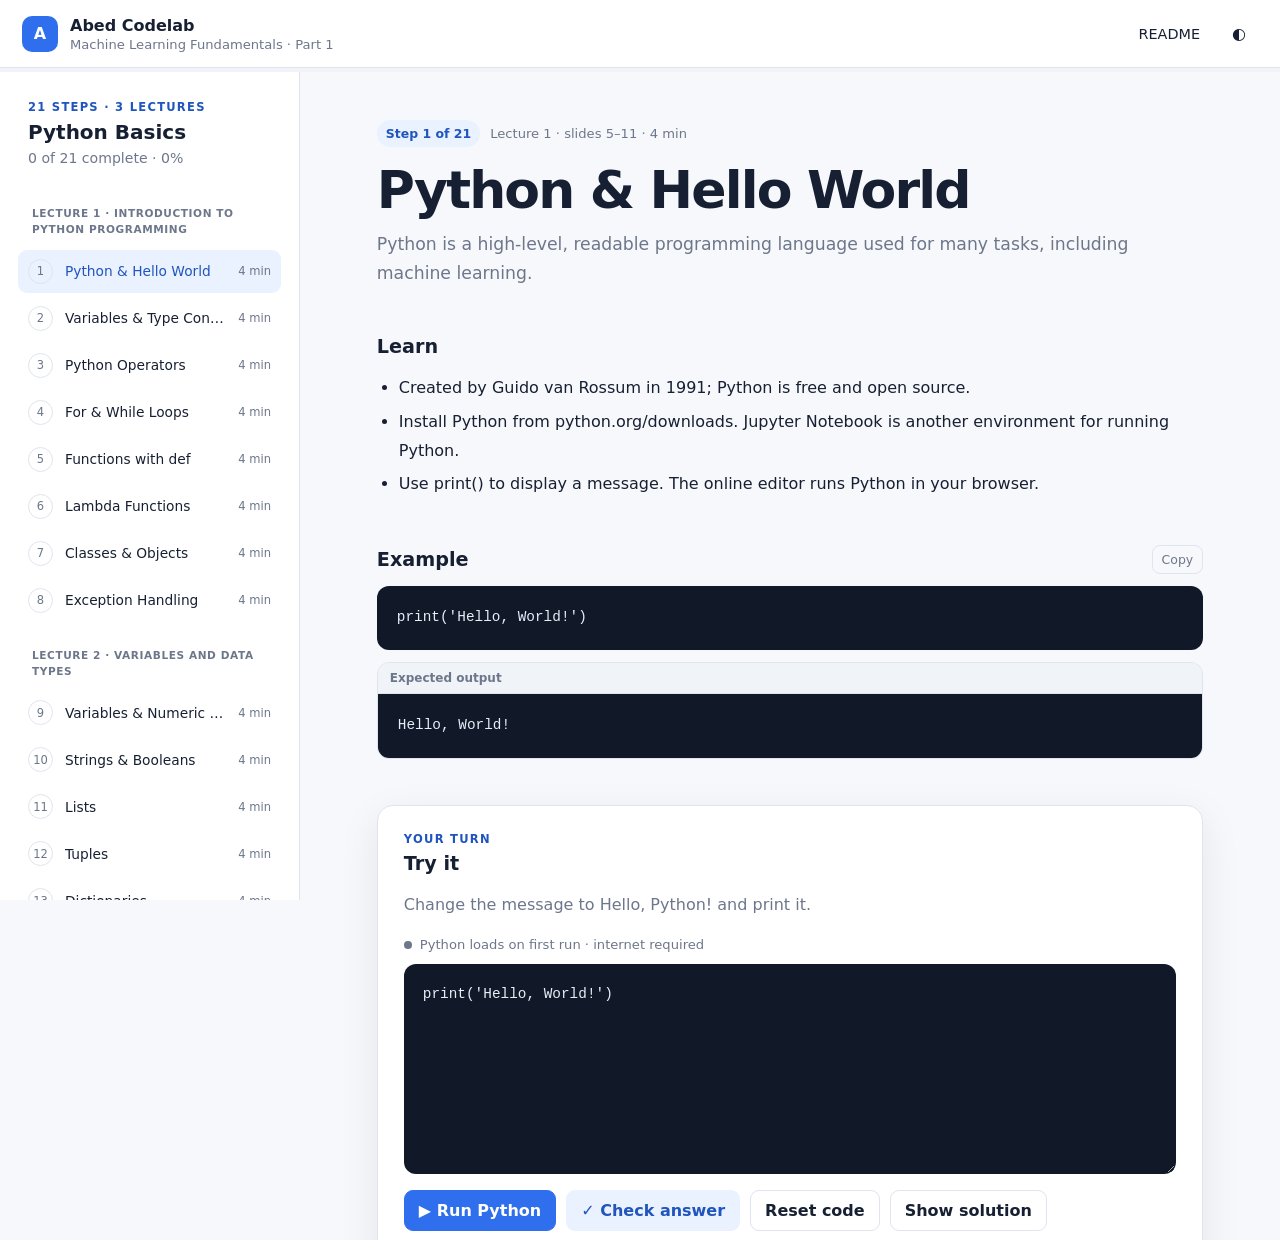
<file: index.html>
<!doctype html>
<html lang="en"><head><meta charset="utf-8"><meta name="viewport" content="width=device-width,initial-scale=1"><meta http-equiv="refresh" content="0; url=./codelab/"><title>Machine Learning Fundamentals · Part 1</title><link rel="canonical" href="./codelab/"></head><body><p>Opening the <a href="./codelab/">interactive Codelab</a>…</p></body></html>
</file>
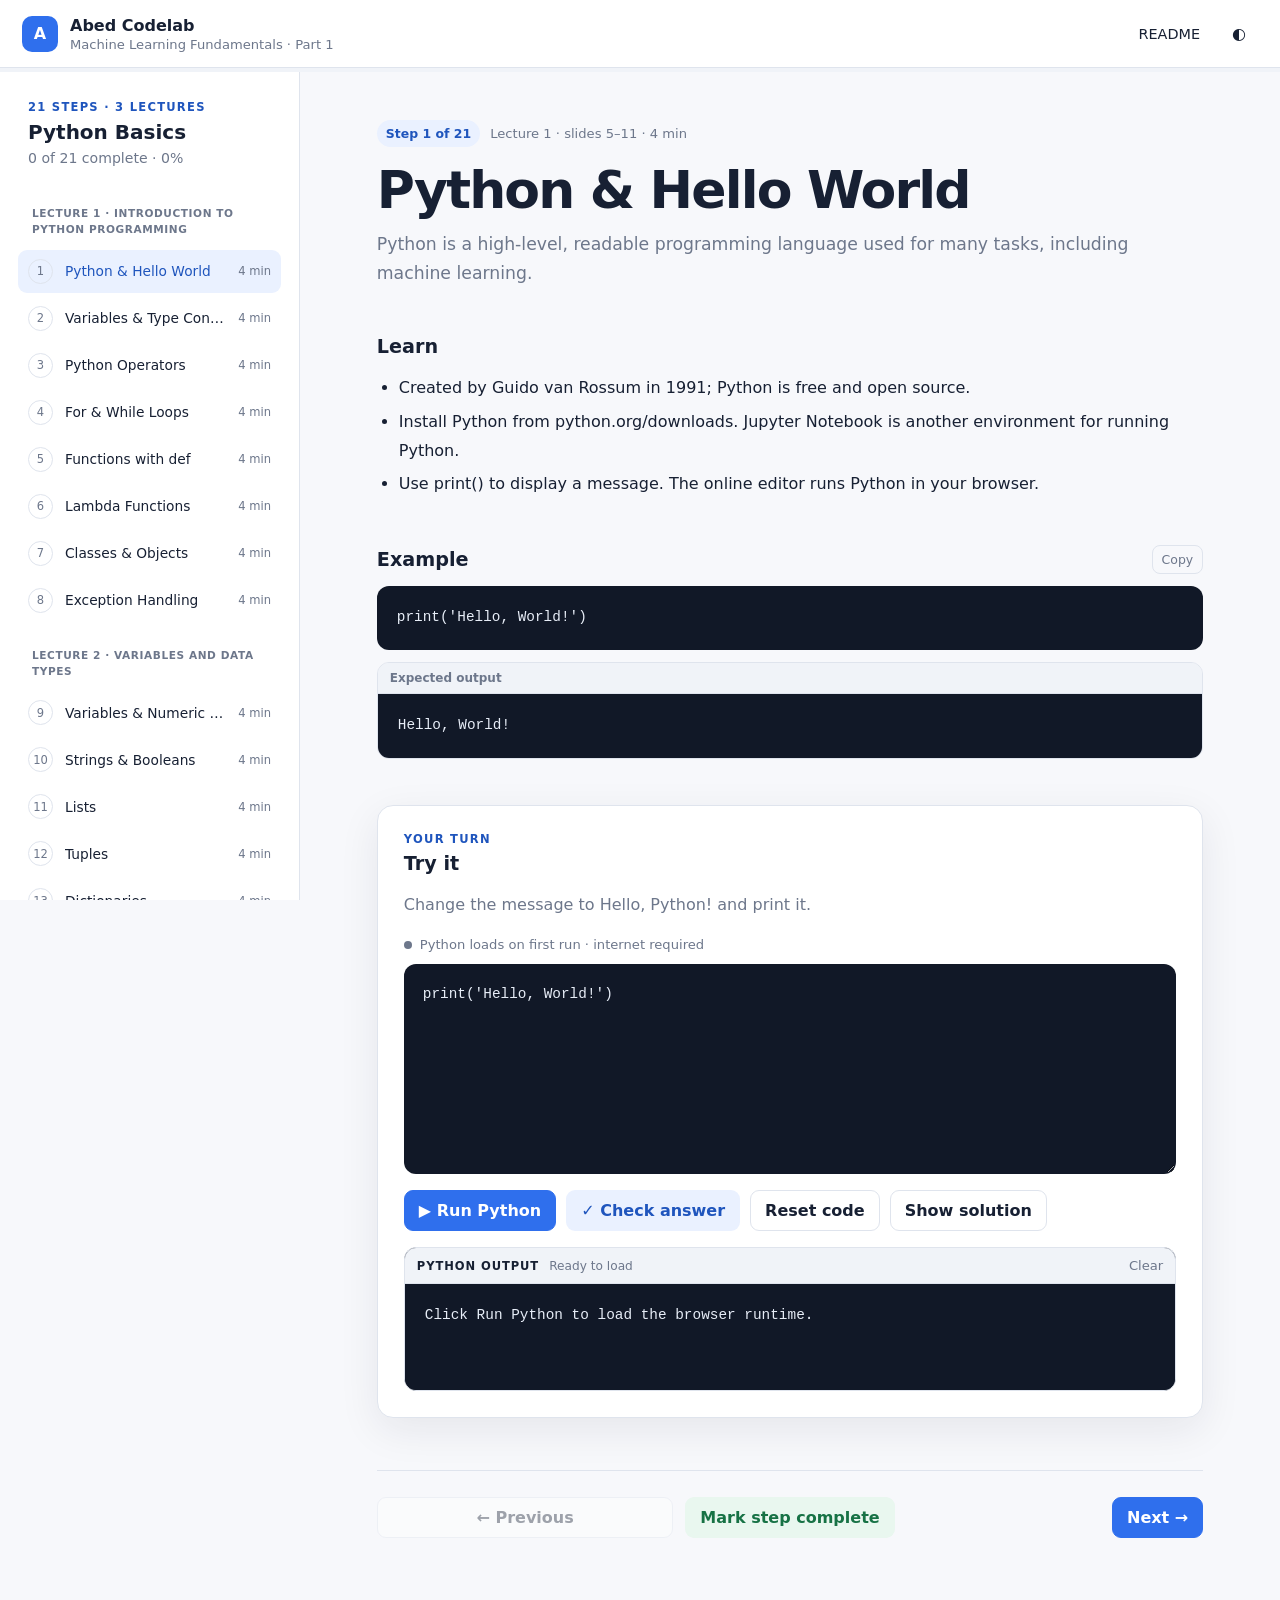
<file: codelab/index.html>
<!doctype html>
<html lang="en">
<head>
  <meta charset="utf-8">
  <meta name="viewport" content="width=device-width, initial-scale=1">
  <meta name="description" content="Abed Codelab: interactive Python-first course from three Machine Learning Fundamentals lecture decks.">
  <title>Abed Codelab — Machine Learning Fundamentals · Part 1</title>
  <link rel="stylesheet" href="./styles.css?v=source-v3">
</head>
<body>
  <header class="topbar">
    <button class="menu-button" id="menuButton" aria-label="Open navigation">☰</button>
    <div class="brand">
      <div class="brand-mark">A</div>
      <div>
        <strong>Abed Codelab</strong>
        <span>Machine Learning Fundamentals · Part 1</span>
      </div>
    </div>
    <div class="topbar-actions">
      <a href="https://github.com/abed-dvp/machine-learning-fundamentals-part1#readme" class="ghost-link" target="_blank">README</a>
      <button id="themeButton" class="icon-button" aria-label="Toggle theme">◐</button>
    </div>
  </header>

  <div class="progress-shell" aria-label="Course progress">
    <div id="progressBar" class="progress-bar"></div>
  </div>

  <div class="layout">
    <aside class="sidebar" id="sidebar">
      <div class="sidebar-head">
        <p class="eyebrow">21 STEPS · 3 LECTURES</p>
        <h2>Python Basics</h2>
        <p id="progressText">0 of 21 complete</p>
      </div>
      <nav id="stepNav" class="step-nav" aria-label="Codelab steps"></nav>
      <div class="sidebar-footer">
        <button id="resetProgress" class="text-button">Reset progress</button>
      </div>
    </aside>

    <main class="main">
      <article class="lesson-card">
        <div class="lesson-meta">
          <span id="stepNumber" class="step-pill"></span>
          <span id="videoTime" class="time-link"></span>
        </div>

        <h1 id="lessonTitle"></h1>
        <p id="lessonIntro" class="lead"></p>

        <section>
          <h2>Learn</h2>
          <ul id="learnBullets" class="learn-list"></ul>
        </section>

        <section>
          <div class="section-head">
            <h2>Example</h2>
            <button class="copy-button" data-copy="exampleCode">Copy</button>
          </div>
          <pre><code id="exampleCode"></code></pre>
          <div class="output-block">
            <span>Expected output</span>
            <pre><code id="expectedOutput"></code></pre>
          </div>
        </section>

        <section class="try-section">
          <div class="section-head">
            <div>
              <p class="eyebrow">YOUR TURN</p>
              <h2>Try it</h2>
            </div>
          </div>
          <p id="challengeText"></p>
          <div class="runtime-status" id="runtimeStatus" role="status" aria-live="polite">
            <span class="runtime-dot loading" id="runtimeDot"></span>
            <span id="runtimeText">Loading Python runtime…</span>
          </div>

          <textarea id="starterCode" spellcheck="false" aria-label="Practice Python code"></textarea>

          <div class="try-actions">
            <button id="runPython" class="primary-button" disabled>▶ Run Python</button>
            <button id="checkAnswer" class="check-button" disabled>✓ Check answer</button>
            <button id="resetCode" class="secondary-button">Reset code</button>
            <button id="solutionButton" class="secondary-button">Show solution</button>
          </div>

          <div class="run-panel" id="runPanel" aria-live="polite">
            <div class="run-panel-head">
              <div>
                <span class="terminal-label">PYTHON OUTPUT</span>
                <span class="execution-state" id="executionState">Ready when Python loads</span>
              </div>
              <button id="clearOutput" class="text-button">Clear</button>
            </div>
            <pre class="terminal"><code id="runOutput">Python runtime is loading…</code></pre>
            <div id="checkFeedback" class="check-feedback" hidden></div>
          </div>

          <div id="solutionPanel" class="solution-panel" hidden>
            <div class="section-head">
              <strong>One possible solution</strong>
              <button class="copy-button" data-copy="solutionCode">Copy</button>
            </div>
            <pre><code id="solutionCode"></code></pre>
          </div>
        </section>

        <div class="lesson-footer">
          <button id="prevButton" class="secondary-button">← Previous</button>
          <button id="completeButton" class="complete-button">Mark step complete</button>
          <button id="nextButton" class="primary-button">Next →</button>
        </div>
      </article>
    </main>
  </div>

  <script src="./steps.js?v=source-v3"></script>
  <script src="./app.js?v=source-v3"></script>
</body>
</html>
</file>
<file: codelab/styles.css>
:root {
  --bg: #f7f8fb;
  --surface: #ffffff;
  --surface-2: #f0f3f8;
  --text: #172033;
  --muted: #6d778b;
  --border: #dfe4ed;
  --accent: #2f6fed;
  --accent-strong: #1f55bd;
  --accent-soft: #eaf1ff;
  --success: #177245;
  --success-soft: #e9f7ef;
  --code-bg: #111827;
  --code-text: #e7edf7;
  --shadow: 0 12px 40px rgba(20, 31, 51, 0.08);
}

[data-theme="dark"] {
  --bg: #0d1117;
  --surface: #151b23;
  --surface-2: #1c2430;
  --text: #edf2f8;
  --muted: #9da8b8;
  --border: #2c3644;
  --accent: #79a6ff;
  --accent-strong: #9dbbff;
  --accent-soft: #182a4c;
  --success: #63cf93;
  --success-soft: #153624;
  --code-bg: #090d12;
  --code-text: #e8eef8;
  --shadow: none;
}

* { box-sizing: border-box; }

html { scroll-behavior: smooth; }

body {
  margin: 0;
  font-family: Inter, ui-sans-serif, system-ui, -apple-system, BlinkMacSystemFont, "Segoe UI", sans-serif;
  color: var(--text);
  background: var(--bg);
}

button, textarea { font: inherit; }

button, a { -webkit-tap-highlight-color: transparent; }

.topbar {
  position: sticky;
  top: 0;
  z-index: 20;
  height: 68px;
  display: flex;
  align-items: center;
  gap: 18px;
  padding: 0 22px;
  background: color-mix(in srgb, var(--surface) 94%, transparent);
  border-bottom: 1px solid var(--border);
  backdrop-filter: blur(12px);
}

.brand {
  display: flex;
  align-items: center;
  gap: 12px;
  min-width: 0;
}

.brand-mark {
  width: 36px;
  height: 36px;
  display: grid;
  place-items: center;
  border-radius: 10px;
  font-weight: 800;
  color: white;
  background: var(--accent);
}

.brand strong, .brand span {
  display: block;
}

.brand span {
  margin-top: 2px;
  color: var(--muted);
  font-size: 0.82rem;
}

.topbar-actions {
  margin-left: auto;
  display: flex;
  align-items: center;
  gap: 10px;
}

.ghost-link, .icon-button, .menu-button {
  color: var(--text);
  background: transparent;
  border: 0;
  text-decoration: none;
  cursor: pointer;
}

.ghost-link {
  padding: 8px 10px;
  border-radius: 8px;
  font-size: 0.9rem;
}

.ghost-link:hover { background: var(--surface-2); }

.icon-button, .menu-button {
  width: 38px;
  height: 38px;
  border-radius: 9px;
}

.icon-button:hover, .menu-button:hover { background: var(--surface-2); }

.menu-button { display: none; font-size: 1.1rem; }

.progress-shell {
  position: sticky;
  top: 68px;
  z-index: 19;
  height: 4px;
  background: var(--surface-2);
}

.progress-bar {
  width: 0;
  height: 100%;
  background: var(--accent);
  transition: width 200ms ease;
}

.layout {
  display: grid;
  grid-template-columns: 300px minmax(0, 1fr);
  min-height: calc(100vh - 72px);
}

.sidebar {
  position: sticky;
  top: 72px;
  align-self: start;
  height: calc(100vh - 72px);
  overflow-y: auto;
  padding: 28px 18px 24px;
  background: var(--surface);
  border-right: 1px solid var(--border);
}

.sidebar-head {
  padding: 0 10px 18px;
}

.sidebar-head h2 {
  margin: 4px 0 6px;
  font-size: 1.25rem;
}

.sidebar-head p:last-child {
  margin: 0;
  color: var(--muted);
  font-size: 0.88rem;
}

.eyebrow {
  margin: 0 0 6px;
  color: var(--accent-strong);
  font-size: 0.72rem;
  font-weight: 800;
  letter-spacing: 0.11em;
}

.step-nav {
  display: grid;
  gap: 4px;
}

.step-link {
  width: 100%;
  display: grid;
  grid-template-columns: 27px minmax(0, 1fr) auto;
  align-items: center;
  gap: 10px;
  padding: 9px 10px;
  color: var(--text);
  background: transparent;
  border: 0;
  border-radius: 9px;
  text-align: left;
  cursor: pointer;
}

.step-link:hover { background: var(--surface-2); }

.step-link.active {
  color: var(--accent-strong);
  background: var(--accent-soft);
}

.step-index {
  width: 25px;
  height: 25px;
  display: grid;
  place-items: center;
  color: var(--muted);
  border: 1px solid var(--border);
  border-radius: 50%;
  font-size: 0.72rem;
}

.step-link.complete .step-index {
  color: var(--success);
  background: var(--success-soft);
  border-color: transparent;
}

.step-title {
  min-width: 0;
  overflow: hidden;
  text-overflow: ellipsis;
  white-space: nowrap;
  font-size: 0.86rem;
}

.step-time {
  color: var(--muted);
  font-size: 0.72rem;
}

.sidebar-footer {
  padding: 18px 10px 0;
}

.text-button {
  padding: 0;
  color: var(--muted);
  background: none;
  border: 0;
  cursor: pointer;
  font-size: 0.82rem;
}

.text-button:hover { color: var(--text); }

.main {
  padding: 48px clamp(20px, 6vw, 84px) 90px;
}

.lesson-card {
  max-width: 900px;
  margin: 0 auto;
}

.lesson-meta {
  display: flex;
  align-items: center;
  gap: 10px;
}

.step-pill {
  display: inline-flex;
  padding: 6px 9px;
  color: var(--accent-strong);
  background: var(--accent-soft);
  border-radius: 999px;
  font-size: 0.78rem;
  font-weight: 700;
}

.time-link {
  color: var(--muted);
  text-decoration: none;
  font-size: 0.82rem;
}

.time-link:hover { color: var(--accent-strong); }

h1 {
  max-width: 760px;
  margin: 16px 0 12px;
  font-size: clamp(2rem, 5vw, 3.25rem);
  line-height: 1.05;
  letter-spacing: -0.035em;
}

.lead {
  max-width: 760px;
  margin: 0;
  color: var(--muted);
  font-size: 1.08rem;
  line-height: 1.72;
}

section {
  margin-top: 46px;
}

section h2 {
  margin: 0 0 16px;
  font-size: 1.2rem;
}

.learn-list {
  margin: 0;
  padding-left: 22px;
  line-height: 1.8;
}

.learn-list li + li { margin-top: 5px; }

.section-head {
  display: flex;
  align-items: center;
  justify-content: space-between;
  gap: 16px;
  margin-bottom: 12px;
}

.section-head h2 { margin: 0; }

pre {
  margin: 0;
  overflow-x: auto;
  border-radius: 12px;
  background: var(--code-bg);
}

pre code {
  display: block;
  padding: 20px;
  color: var(--code-text);
  font-family: "SFMono-Regular", Consolas, "Liberation Mono", monospace;
  font-size: 0.9rem;
  line-height: 1.65;
  white-space: pre;
}

.copy-button {
  padding: 6px 9px;
  color: var(--muted);
  background: transparent;
  border: 1px solid var(--border);
  border-radius: 8px;
  cursor: pointer;
  font-size: 0.78rem;
}

.copy-button:hover {
  color: var(--text);
  background: var(--surface-2);
}

.output-block {
  margin-top: 12px;
  border: 1px solid var(--border);
  border-radius: 12px;
  overflow: hidden;
}

.output-block > span {
  display: block;
  padding: 8px 12px;
  color: var(--muted);
  background: var(--surface-2);
  border-bottom: 1px solid var(--border);
  font-size: 0.75rem;
  font-weight: 700;
}

.output-block pre { border-radius: 0; }

.try-section {
  padding: 26px;
  border: 1px solid var(--border);
  border-radius: 16px;
  background: var(--surface);
  box-shadow: var(--shadow);
}

.try-section > p {
  color: var(--muted);
  line-height: 1.7;
}

textarea {
  width: 100%;
  min-height: 210px;
  resize: vertical;
  padding: 18px;
  color: var(--code-text);
  background: var(--code-bg);
  border: 1px solid transparent;
  border-radius: 12px;
  outline: none;
  font-family: "SFMono-Regular", Consolas, "Liberation Mono", monospace;
  font-size: 0.9rem;
  line-height: 1.6;
  tab-size: 4;
}

textarea:focus { border-color: var(--accent); }

.try-actions {
  display: flex;
  gap: 10px;
  margin-top: 12px;
}

.solution-panel {
  margin-top: 18px;
  padding-top: 18px;
  border-top: 1px solid var(--border);
}

.takeaway {
  padding: 22px 24px;
  border-left: 4px solid var(--accent);
  border-radius: 8px;
  background: var(--accent-soft);
}

.takeaway p:last-child {
  margin: 0;
  line-height: 1.65;
}

.lesson-footer {
  display: grid;
  grid-template-columns: 1fr auto 1fr;
  align-items: center;
  gap: 12px;
  margin-top: 52px;
  padding-top: 26px;
  border-top: 1px solid var(--border);
}

.lesson-footer #nextButton { justify-self: end; }

.primary-button,
.secondary-button,
.complete-button {
  padding: 10px 14px;
  border-radius: 9px;
  cursor: pointer;
  font-weight: 700;
}

.primary-button {
  color: white;
  background: var(--accent);
  border: 1px solid var(--accent);
}

.primary-button:hover { background: var(--accent-strong); }

.secondary-button {
  color: var(--text);
  background: var(--surface);
  border: 1px solid var(--border);
}

.secondary-button:hover { background: var(--surface-2); }

.complete-button {
  color: var(--success);
  background: var(--success-soft);
  border: 1px solid transparent;
}

.complete-button.completed {
  color: var(--surface);
  background: var(--success);
}

button:disabled {
  opacity: 0.4;
  cursor: not-allowed;
}

@media (max-width: 900px) {
  .menu-button { display: inline-grid; place-items: center; }

  .ghost-link { display: none; }

  .layout { grid-template-columns: 1fr; }

  .sidebar {
    position: fixed;
    z-index: 30;
    top: 72px;
    left: 0;
    width: min(88vw, 320px);
    transform: translateX(-105%);
    transition: transform 180ms ease;
    box-shadow: var(--shadow);
  }

  .sidebar.open { transform: translateX(0); }

  .main { padding-top: 32px; }

  .lesson-footer {
    grid-template-columns: 1fr 1fr;
  }

  .complete-button {
    grid-column: 1 / -1;
    grid-row: 1;
  }

  #prevButton { grid-column: 1; }
  #nextButton { grid-column: 2; }
}

@media (max-width: 560px) {
  .topbar { padding: 0 12px; gap: 8px; }
  .brand span { display: none; }
  .main { padding-left: 16px; padding-right: 16px; }
  .try-section { padding: 20px 16px; }
  h1 { font-size: 2.1rem; }
}


/* Real Python runtime */
.runtime-status {
  display: inline-flex;
  align-items: center;
  gap: 8px;
  margin: 2px 0 12px;
  color: var(--muted);
  font-size: 0.82rem;
}

.runtime-dot {
  width: 8px;
  height: 8px;
  border-radius: 50%;
  background: var(--muted);
}

.runtime-dot.loading {
  background: #d89a23;
  animation: runtime-pulse 1.1s ease-in-out infinite;
}

.runtime-dot.ready {
  background: var(--success);
  animation: none;
}

.runtime-dot.error {
  background: #c94646;
  animation: none;
}

@keyframes runtime-pulse {
  0%, 100% { opacity: 0.35; }
  50% { opacity: 1; }
}

.check-button {
  padding: 10px 14px;
  color: var(--accent-strong);
  background: var(--accent-soft);
  border: 1px solid transparent;
  border-radius: 9px;
  cursor: pointer;
  font-weight: 700;
}

.check-button:hover:not(:disabled) {
  border-color: var(--accent);
}

.run-panel {
  margin-top: 16px;
  overflow: hidden;
  border: 1px solid var(--border);
  border-radius: 12px;
  background: var(--code-bg);
}

.run-panel-head {
  display: flex;
  align-items: center;
  justify-content: space-between;
  gap: 12px;
  padding: 10px 12px;
  background: var(--surface-2);
  border-bottom: 1px solid var(--border);
}

.run-panel-head > div {
  display: flex;
  align-items: baseline;
  gap: 10px;
  min-width: 0;
}

.terminal-label {
  color: var(--text);
  font-size: 0.72rem;
  font-weight: 800;
  letter-spacing: 0.08em;
}

.execution-state {
  color: var(--muted);
  font-size: 0.76rem;
}

.terminal {
  min-height: 106px;
  max-height: 340px;
  overflow: auto;
  border-radius: 0;
}

.terminal code {
  min-height: 106px;
  color: var(--code-text);
}

.terminal code.error-output {
  color: #ffb4b4;
}

.check-feedback {
  padding: 12px 14px;
  border-top: 1px solid var(--border);
  font-size: 0.88rem;
  line-height: 1.5;
}

.check-feedback.success {
  color: var(--success);
  background: var(--success-soft);
}

.check-feedback.failure {
  color: #b43535;
  background: #fff0f0;
}

[data-theme="dark"] .check-feedback.failure {
  color: #ffadad;
  background: #321b1b;
}

@media (max-width: 560px) {
  .try-actions {
    display: grid;
    grid-template-columns: 1fr 1fr;
  }

  .try-actions button {
    width: 100%;
  }

  .run-panel-head > div {
    display: grid;
    gap: 2px;
  }
}

@media (prefers-reduced-motion: reduce) {
  .runtime-dot.loading {
    animation: none;
  }
}

/* Course navigation: group lessons by lecture. */
.module-divider{padding:18px 14px 8px;margin-top:4px;font-size:.66rem;letter-spacing:.055em;text-transform:uppercase;color:var(--muted);font-weight:750;line-height:1.5}
.time-link{cursor:default}
@media(max-width:620px){.module-divider{padding-left:10px}}
</file>
